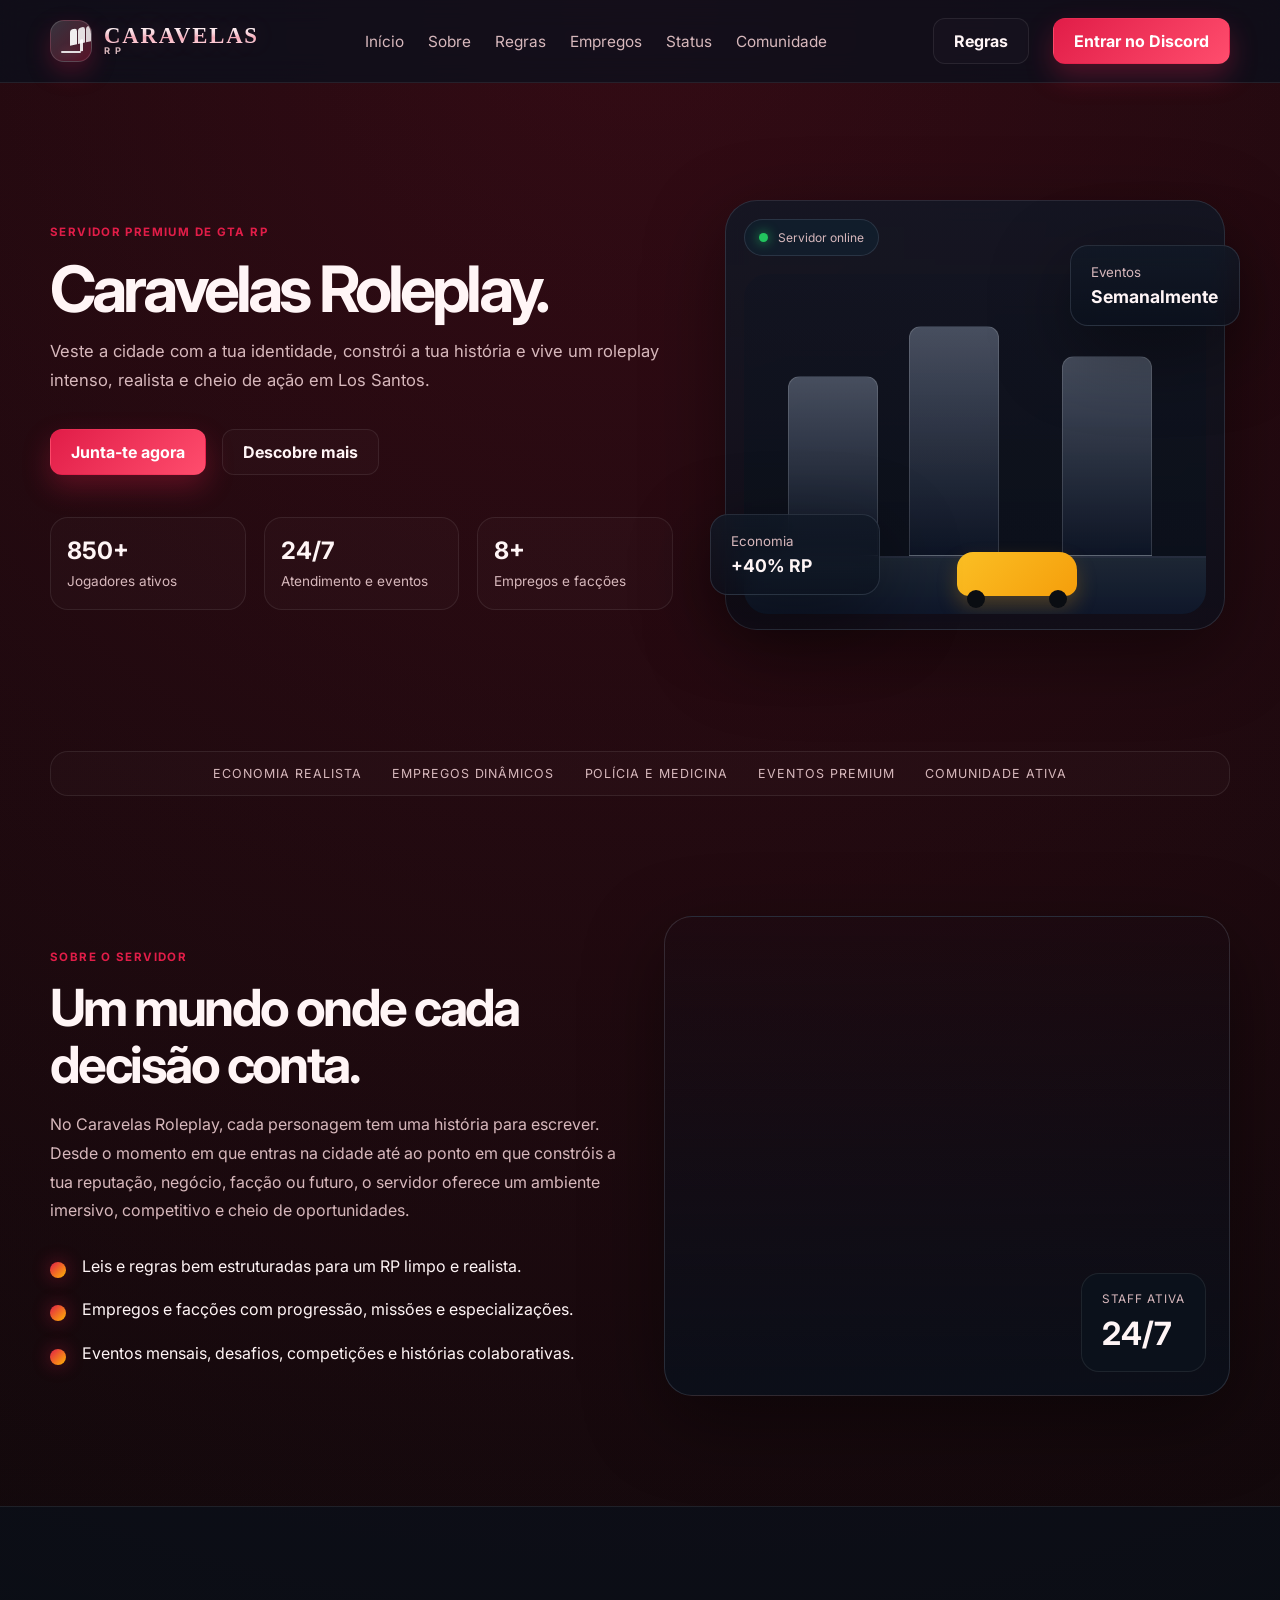
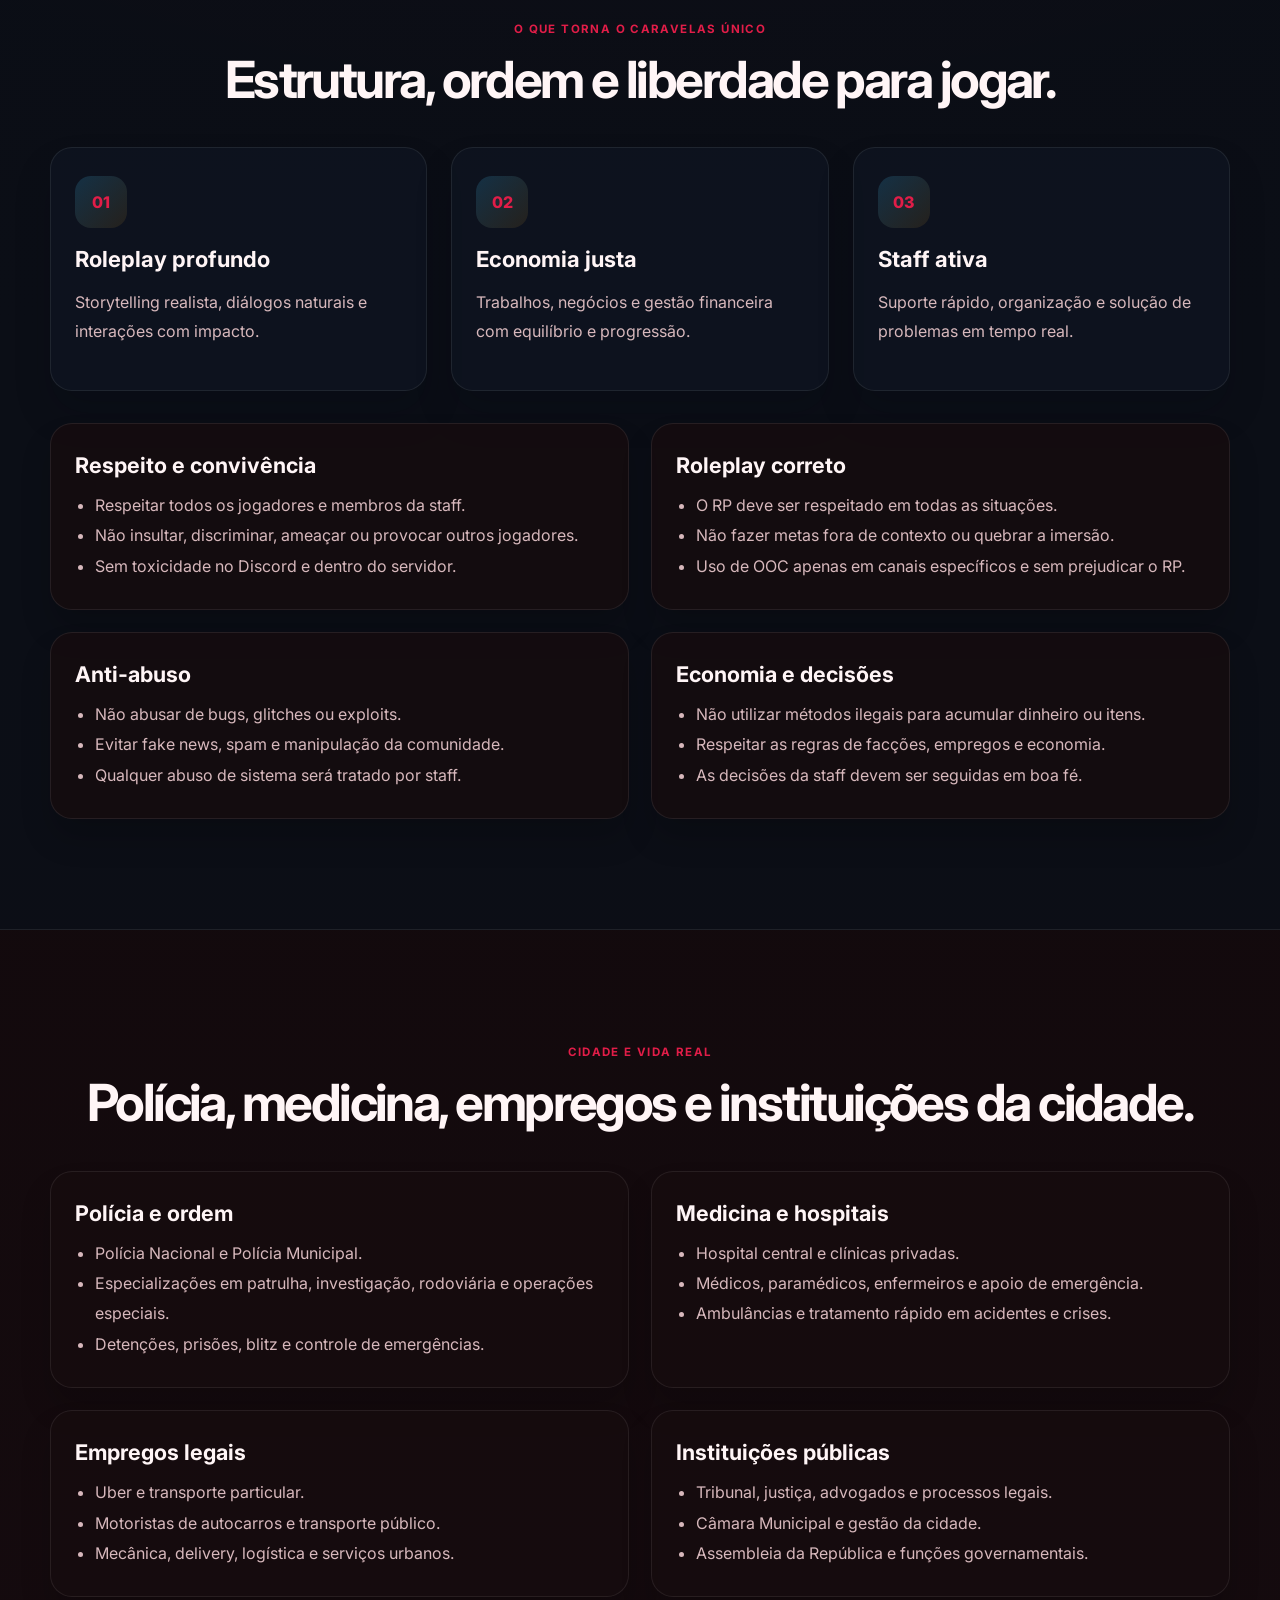
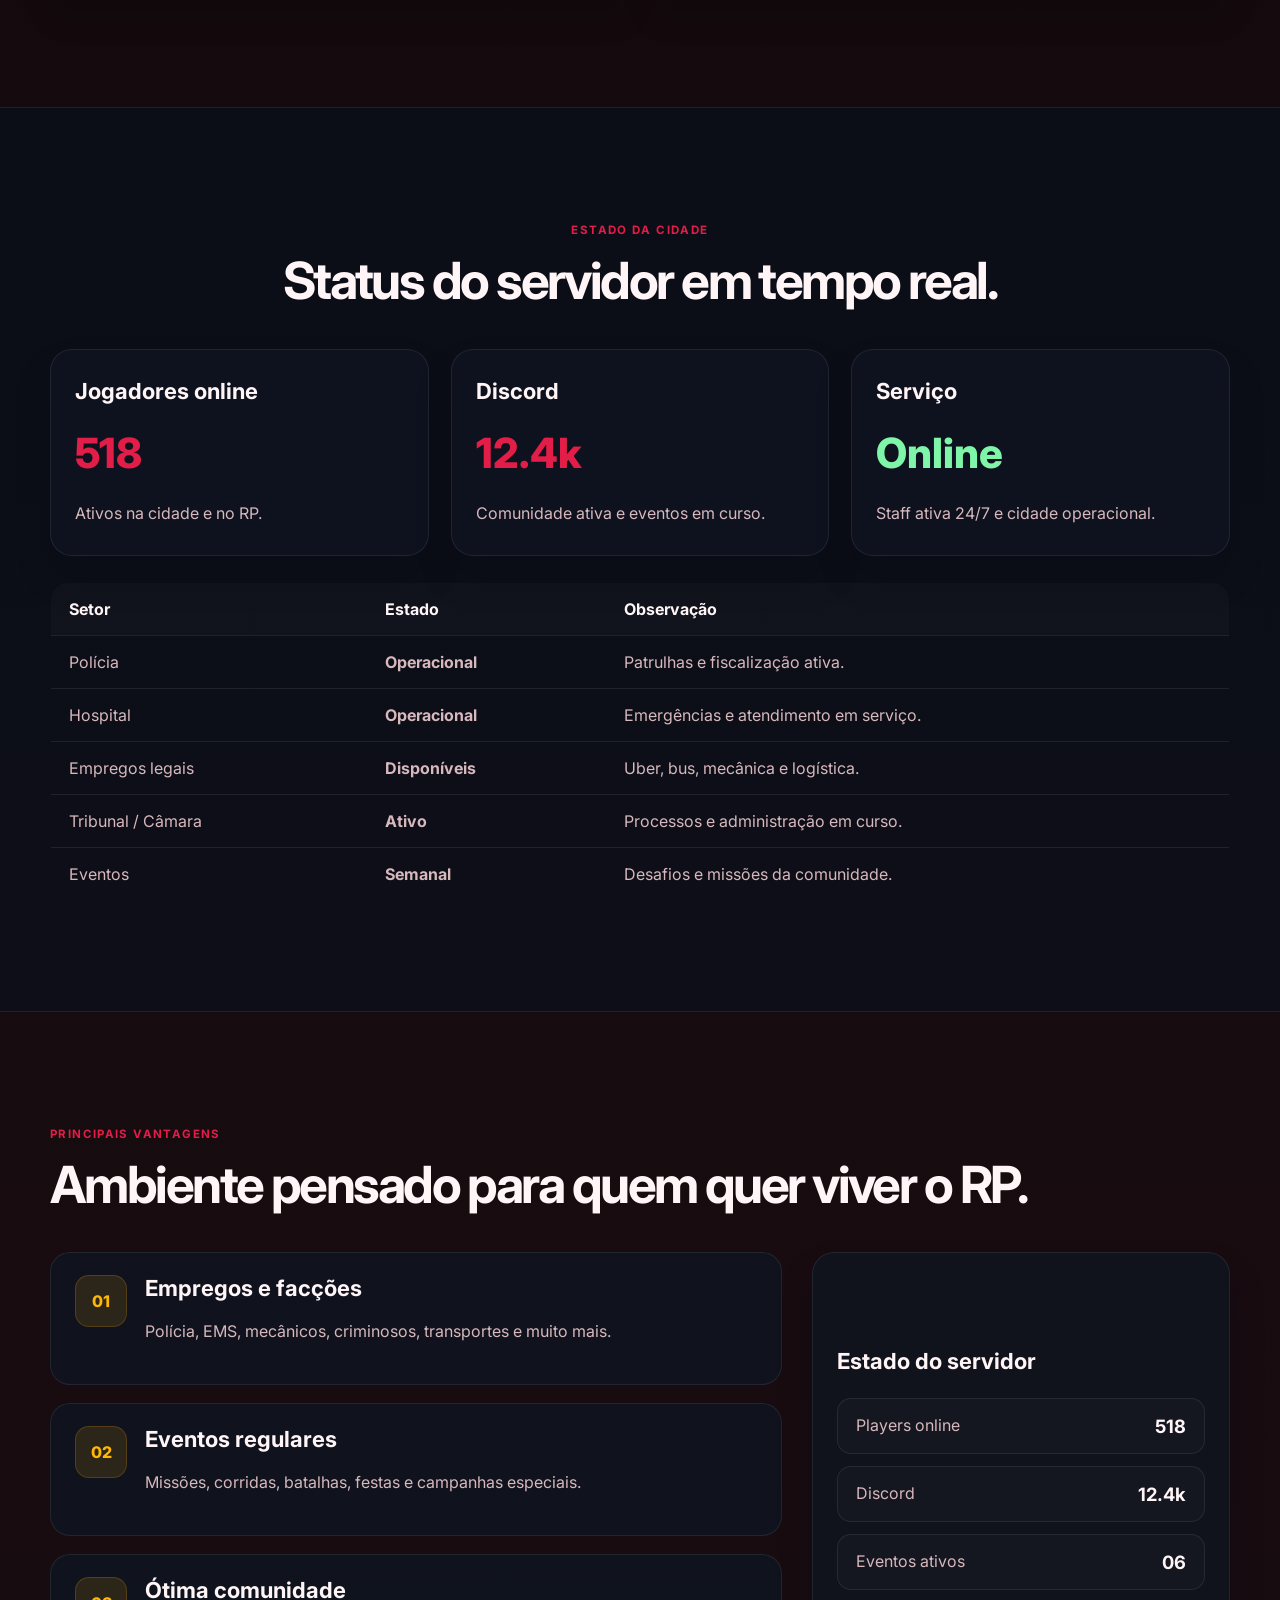
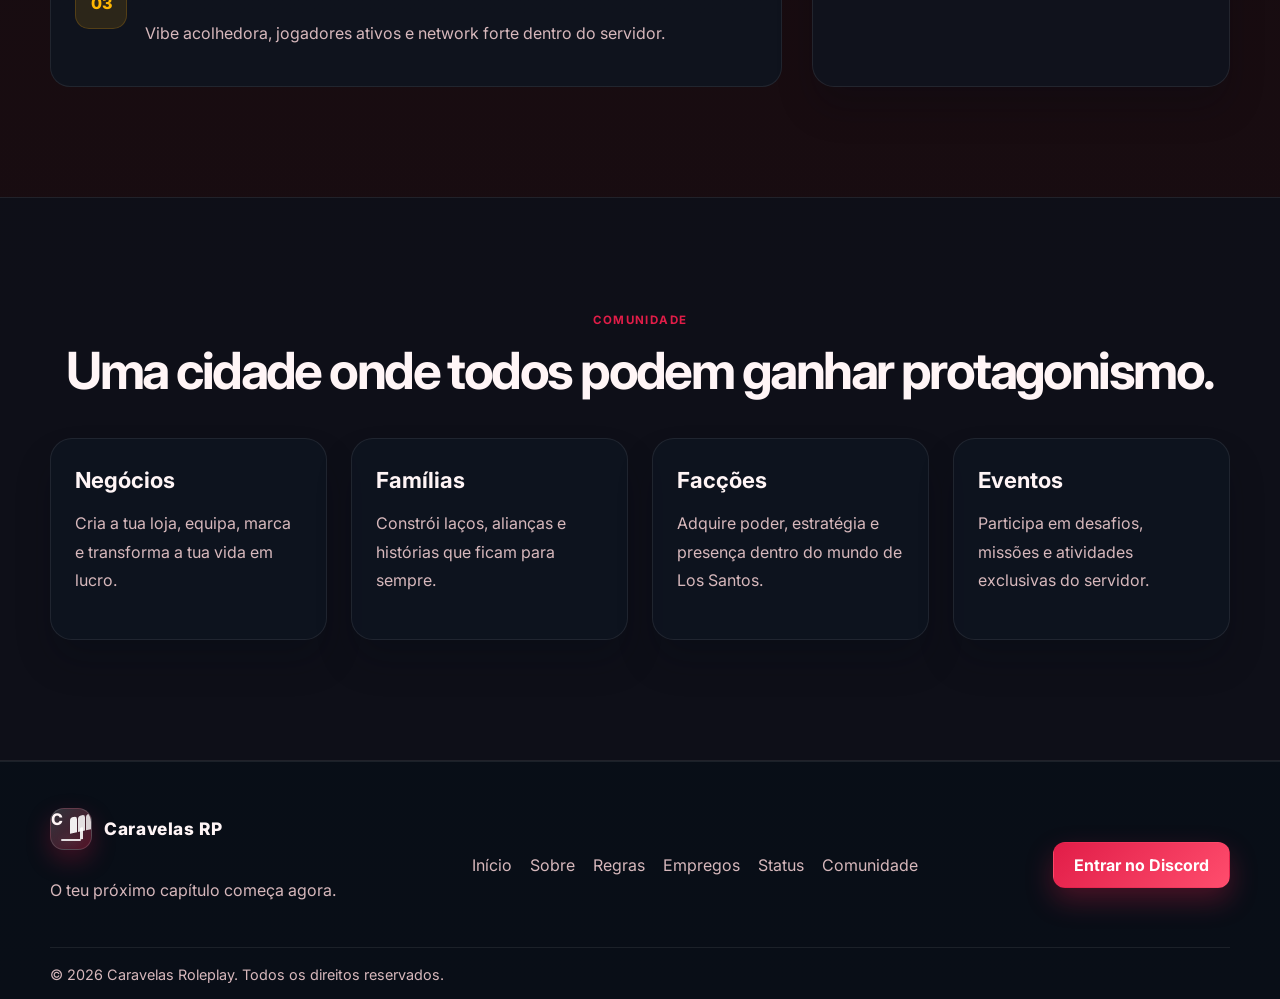
<file: index.html>
<!DOCTYPE html>
<html lang="pt-BR">
  <head>
    <meta charset="UTF-8" />
    <meta name="viewport" content="width=device-width, initial-scale=1.0" />
    <meta
      name="description"
      content="Caravelas Roleplay - Servidor de GTA Roleplay com comunidade ativa, economia realista e eventos premium."
    />
    <title>Caravelas Roleplay | GTA Roleplay</title>
    <link rel="preconnect" href="https://fonts.googleapis.com" />
    <link rel="preconnect" href="https://fonts.gstatic.com" crossorigin />
    <link
      href="https://fonts.googleapis.com/css2?family=Inter:wght@400;500;600;700;800;900&display=swap"
      rel="stylesheet"
    />
    <link rel="stylesheet" href="styles.css" />
  </head>
  <body>
    <div class="page-shell">
      <header class="topbar">
        <div class="container nav">
          <div class="brand" aria-label="Caravelas Roleplay logo">
            <span class="brand-mark" aria-hidden="true"></span>
            <span class="brand-text">
              <span class="logo-main">Caravelas</span>
              <span class="logo-sub">RP</span>
            </span>
          </div>

          <nav class="main-nav" aria-label="Navegação principal">
            <a href="#inicio">Início</a>
            <a href="#sobre">Sobre</a>
            <a href="#regras">Regras</a>
            <a href="#empregos">Empregos</a>
            <a href="#status">Status</a>
            <a href="#comunidade">Comunidade</a>
          </nav>

          <div class="nav-actions">
            <a class="btn btn-ghost" href="#regras">Regras</a>
            <a class="btn btn-primary" href="https://discord.gg/a64RNd6j35" target="_blank" rel="noreferrer">Entrar no Discord</a>
          </div>

          <button class="menu-toggle" aria-label="Abrir menu" aria-expanded="false">
            <span></span>
            <span></span>
            <span></span>
          </button>
        </div>
      </header>

      <main>
        <section class="hero" id="inicio">
          <div class="container hero-grid">
            <div class="hero-copy">
              <span class="eyebrow">Servidor premium de GTA RP</span>
              <h1>Caravelas Roleplay.</h1>
              <p>
                Veste a cidade com a tua identidade, constrói a tua história e vive um
                roleplay intenso, realista e cheio de ação em Los Santos.
              </p>

              <div class="hero-actions">
                <a class="btn btn-primary" href="https://discord.gg/a64RNd6j35" target="_blank" rel="noreferrer">Junta-te agora</a>
                <a class="btn btn-ghost" href="#sobre">Descobre mais</a>
              </div>

              <div class="hero-stats">
                <div>
                  <strong>850+</strong>
                  <span>Jogadores ativos</span>
                </div>
                <div>
                  <strong>24/7</strong>
                  <span>Atendimento e eventos</span>
                </div>
                <div>
                  <strong>8+</strong>
                  <span>Empregos e facções</span>
                </div>
              </div>
            </div>

            <div class="hero-visual" aria-label="Visual do servidor GTA RP">
              <div class="glass-card card-main">
                <div class="card-topline">
                  <span class="status-dot"></span>
                  Servidor online
                </div>
                <div class="city-visual">
                  <div class="building b1"></div>
                  <div class="building b2"></div>
                  <div class="building b3"></div>
                  <div class="road"></div>
                  <div class="car"></div>
                </div>
              </div>
              <div class="glass-card floating-card card-1">
                <small>Economia</small>
                <strong>+40% RP</strong>
              </div>
              <div class="glass-card floating-card card-2">
                <small>Eventos</small>
                <strong>Semanalmente</strong>
              </div>
            </div>
          </div>
        </section>

        <section class="logos-strip">
          <div class="container strip-inner">
            <span>Economia realista</span>
            <span>Empregos dinâmicos</span>
            <span>Polícia e medicina</span>
            <span>Eventos premium</span>
            <span>Comunidade ativa</span>
          </div>
        </section>

        <section class="section" id="sobre">
          <div class="container split-section">
            <div class="content-panel">
              <span class="section-tag">Sobre o servidor</span>
              <h2>Um mundo onde cada decisão conta.</h2>
              <p>
                No Caravelas Roleplay, cada personagem tem uma história para escrever. Desde o
                momento em que entras na cidade até ao ponto em que constróis a tua reputação,
                negócio, facção ou futuro, o servidor oferece um ambiente imersivo, competitivo
                e cheio de oportunidades.
              </p>
              <ul class="feature-list">
                <li>Leis e regras bem estruturadas para um RP limpo e realista.</li>
                <li>Empregos e facções com progressão, missões e especializações.</li>
                <li>Eventos mensais, desafios, competições e histórias colaborativas.</li>
              </ul>
            </div>

            <div class="image-panel">
              <div class="panel-card panel-large"></div>
              <div class="mini-info">
                <span>Staff ativa</span>
                <strong>24/7</strong>
              </div>
            </div>
          </div>
        </section>

        <section class="section alt-bg" id="regras">
          <div class="container">
            <div class="section-heading center">
              <span class="section-tag">O que torna o Caravelas único</span>
              <h2>Estrutura, ordem e liberdade para jogar.</h2>
            </div>

            <div class="cards-grid three">
              <article class="info-card">
                <div class="icon">01</div>
                <h3>Roleplay profundo</h3>
                <p>Storytelling realista, diálogos naturais e interações com impacto.</p>
              </article>

              <article class="info-card">
                <div class="icon">02</div>
                <h3>Economia justa</h3>
                <p>Trabalhos, negócios e gestão financeira com equilíbrio e progressão.</p>
              </article>

              <article class="info-card">
                <div class="icon">03</div>
                <h3>Staff ativa</h3>
                <p>Suporte rápido, organização e solução de problemas em tempo real.</p>
              </article>
            </div>

            <div class="rules-grid">
              <article class="rule-card">
                <h3>Respeito e convivência</h3>
                <ul>
                  <li>Respeitar todos os jogadores e membros da staff.</li>
                  <li>Não insultar, discriminar, ameaçar ou provocar outros jogadores.</li>
                  <li>Sem toxicidade no Discord e dentro do servidor.</li>
                </ul>
              </article>

              <article class="rule-card">
                <h3>Roleplay correto</h3>
                <ul>
                  <li>O RP deve ser respeitado em todas as situações.</li>
                  <li>Não fazer metas fora de contexto ou quebrar a imersão.</li>
                  <li>Uso de OOC apenas em canais específicos e sem prejudicar o RP.</li>
                </ul>
              </article>

              <article class="rule-card">
                <h3>Anti-abuso</h3>
                <ul>
                  <li>Não abusar de bugs, glitches ou exploits.</li>
                  <li>Evitar fake news, spam e manipulação da comunidade.</li>
                  <li>Qualquer abuso de sistema será tratado por staff.</li>
                </ul>
              </article>

              <article class="rule-card">
                <h3>Economia e decisões</h3>
                <ul>
                  <li>Não utilizar métodos ilegais para acumular dinheiro ou itens.</li>
                  <li>Respeitar as regras de facções, empregos e economia.</li>
                  <li>As decisões da staff devem ser seguidas em boa fé.</li>
                </ul>
              </article>
            </div>
          </div>
        </section>

        <section class="section" id="empregos">
          <div class="container">
            <div class="section-heading center">
              <span class="section-tag">Cidade e vida real</span>
              <h2>Polícia, medicina, empregos e instituições da cidade.</h2>
            </div>

            <div class="city-grid">
              <article class="city-card">
                <h3>Polícia e ordem</h3>
                <ul>
                  <li>Polícia Nacional e Polícia Municipal.</li>
                  <li>Especializações em patrulha, investigação, rodoviária e operações especiais.</li>
                  <li>Detenções, prisões, blitz e controle de emergências.</li>
                </ul>
              </article>

              <article class="city-card">
                <h3>Medicina e hospitais</h3>
                <ul>
                  <li>Hospital central e clínicas privadas.</li>
                  <li>Médicos, paramédicos, enfermeiros e apoio de emergência.</li>
                  <li>Ambulâncias e tratamento rápido em acidentes e crises.</li>
                </ul>
              </article>

              <article class="city-card">
                <h3>Empregos legais</h3>
                <ul>
                  <li>Uber e transporte particular.</li>
                  <li>Motoristas de autocarros e transporte público.</li>
                  <li>Mecânica, delivery, logística e serviços urbanos.</li>
                </ul>
              </article>

              <article class="city-card">
                <h3>Instituições públicas</h3>
                <ul>
                  <li>Tribunal, justiça, advogados e processos legais.</li>
                  <li>Câmara Municipal e gestão da cidade.</li>
                  <li>Assembleia da República e funções governamentais.</li>
                </ul>
              </article>
            </div>
          </div>
        </section>

        <section class="section alt-bg" id="status">
          <div class="container">
            <div class="section-heading center">
              <span class="section-tag">Estado da cidade</span>
              <h2>Status do servidor em tempo real.</h2>
            </div>

            <div class="status-grid">
              <article class="status-card">
                <h3>Jogadores online</h3>
                <div class="status-value">518</div>
                <div class="status-meta">Ativos na cidade e no RP.</div>
              </article>

              <article class="status-card">
                <h3>Discord</h3>
                <div class="status-value">12.4k</div>
                <div class="status-meta">Comunidade ativa e eventos em curso.</div>
              </article>

              <article class="status-card">
                <h3>Serviço</h3>
                <div class="status-value success">Online</div>
                <div class="status-meta">Staff ativa 24/7 e cidade operacional.</div>
              </article>
            </div>

            <table class="status-table">
              <thead>
                <tr>
                  <th>Setor</th>
                  <th>Estado</th>
                  <th>Observação</th>
                </tr>
              </thead>
              <tbody>
                <tr>
                  <td>Polícia</td>
                  <td class="online">Operacional</td>
                  <td>Patrulhas e fiscalização ativa.</td>
                </tr>
                <tr>
                  <td>Hospital</td>
                  <td class="online">Operacional</td>
                  <td>Emergências e atendimento em serviço.</td>
                </tr>
                <tr>
                  <td>Empregos legais</td>
                  <td class="online">Disponíveis</td>
                  <td>Uber, bus, mecânica e logística.</td>
                </tr>
                <tr>
                  <td>Tribunal / Câmara</td>
                  <td class="online">Ativo</td>
                  <td>Processos e administração em curso.</td>
                </tr>
                <tr>
                  <td>Eventos</td>
                  <td class="online">Semanal</td>
                  <td>Desafios e missões da comunidade.</td>
                </tr>
              </tbody>
            </table>
          </div>
        </section>

        <section class="section" id="vantagens">
          <div class="container">
            <div class="section-heading">
              <span class="section-tag">Principais vantagens</span>
              <h2>Ambiente pensado para quem quer viver o RP.</h2>
            </div>

            <div class="feature-layout">
              <div class="feature-list-box">
                <div class="feature-item">
                  <span class="feature-number">01</span>
                  <div>
                    <h3>Empregos e facções</h3>
                    <p>Polícia, EMS, mecânicos, criminosos, transportes e muito mais.</p>
                  </div>
                </div>
                <div class="feature-item">
                  <span class="feature-number">02</span>
                  <div>
                    <h3>Eventos regulares</h3>
                    <p>Missões, corridas, batalhas, festas e campanhas especiais.</p>
                  </div>
                </div>
                <div class="feature-item">
                  <span class="feature-number">03</span>
                  <div>
                    <h3>Ótima comunidade</h3>
                    <p>Vibe acolhedora, jogadores ativos e network forte dentro do servidor.</p>
                  </div>
                </div>
              </div>

              <div class="status-card">
                <h3>Estado do servidor</h3>
                <div class="status-row">
                  <span>Players online</span>
                  <strong>518</strong>
                </div>
                <div class="status-row">
                  <span>Discord</span>
                  <strong>12.4k</strong>
                </div>
                <div class="status-row">
                  <span>Eventos ativos</span>
                  <strong>06</strong>
                </div>
              </div>
            </div>
          </div>
        </section>

        <section class="section alt-bg community-section" id="comunidade">
          <div class="container">
            <div class="section-heading center">
              <span class="section-tag">Comunidade</span>
              <h2>Uma cidade onde todos podem ganhar protagonismo.</h2>
            </div>

            <div class="cards-grid four">
              <article class="mini-card">
                <h3>Negócios</h3>
                <p>Cria a tua loja, equipa, marca e transforma a tua vida em lucro.</p>
              </article>
              <article class="mini-card">
                <h3>Famílias</h3>
                <p>Constrói laços, alianças e histórias que ficam para sempre.</p>
              </article>
              <article class="mini-card">
                <h3>Facções</h3>
                <p>Adquire poder, estratégia e presença dentro do mundo de Los Santos.</p>
              </article>
              <article class="mini-card">
                <h3>Eventos</h3>
                <p>Participa em desafios, missões e atividades exclusivas do servidor.</p>
              </article>
            </div>
          </div>
        </section>
      </main>

      <footer class="site-footer">
        <div class="container footer-inner">
          <div>
            <div class="brand footer-brand">
              <span class="brand-mark">C</span>
              <span class="brand-text">Caravelas RP</span>
            </div>
            <p>O teu próximo capítulo começa agora.</p>
          </div>

          <div class="footer-links">
            <a href="#inicio">Início</a>
            <a href="#sobre">Sobre</a>
            <a href="#regras">Regras</a>
            <a href="#empregos">Empregos</a>
            <a href="#status">Status</a>
            <a href="#comunidade">Comunidade</a>
          </div>

          <a class="btn btn-primary" href="https://discord.gg/a64RNd6j35" target="_blank" rel="noreferrer">Entrar no Discord</a>
        </div>
        <div class="container footer-bottom">
          <span>© <span id="year"></span> Caravelas Roleplay. Todos os direitos reservados.</span>
        </div>
      </footer>
    </div>

    <script src="script.js"></script>
  </body>
</html>
</file>
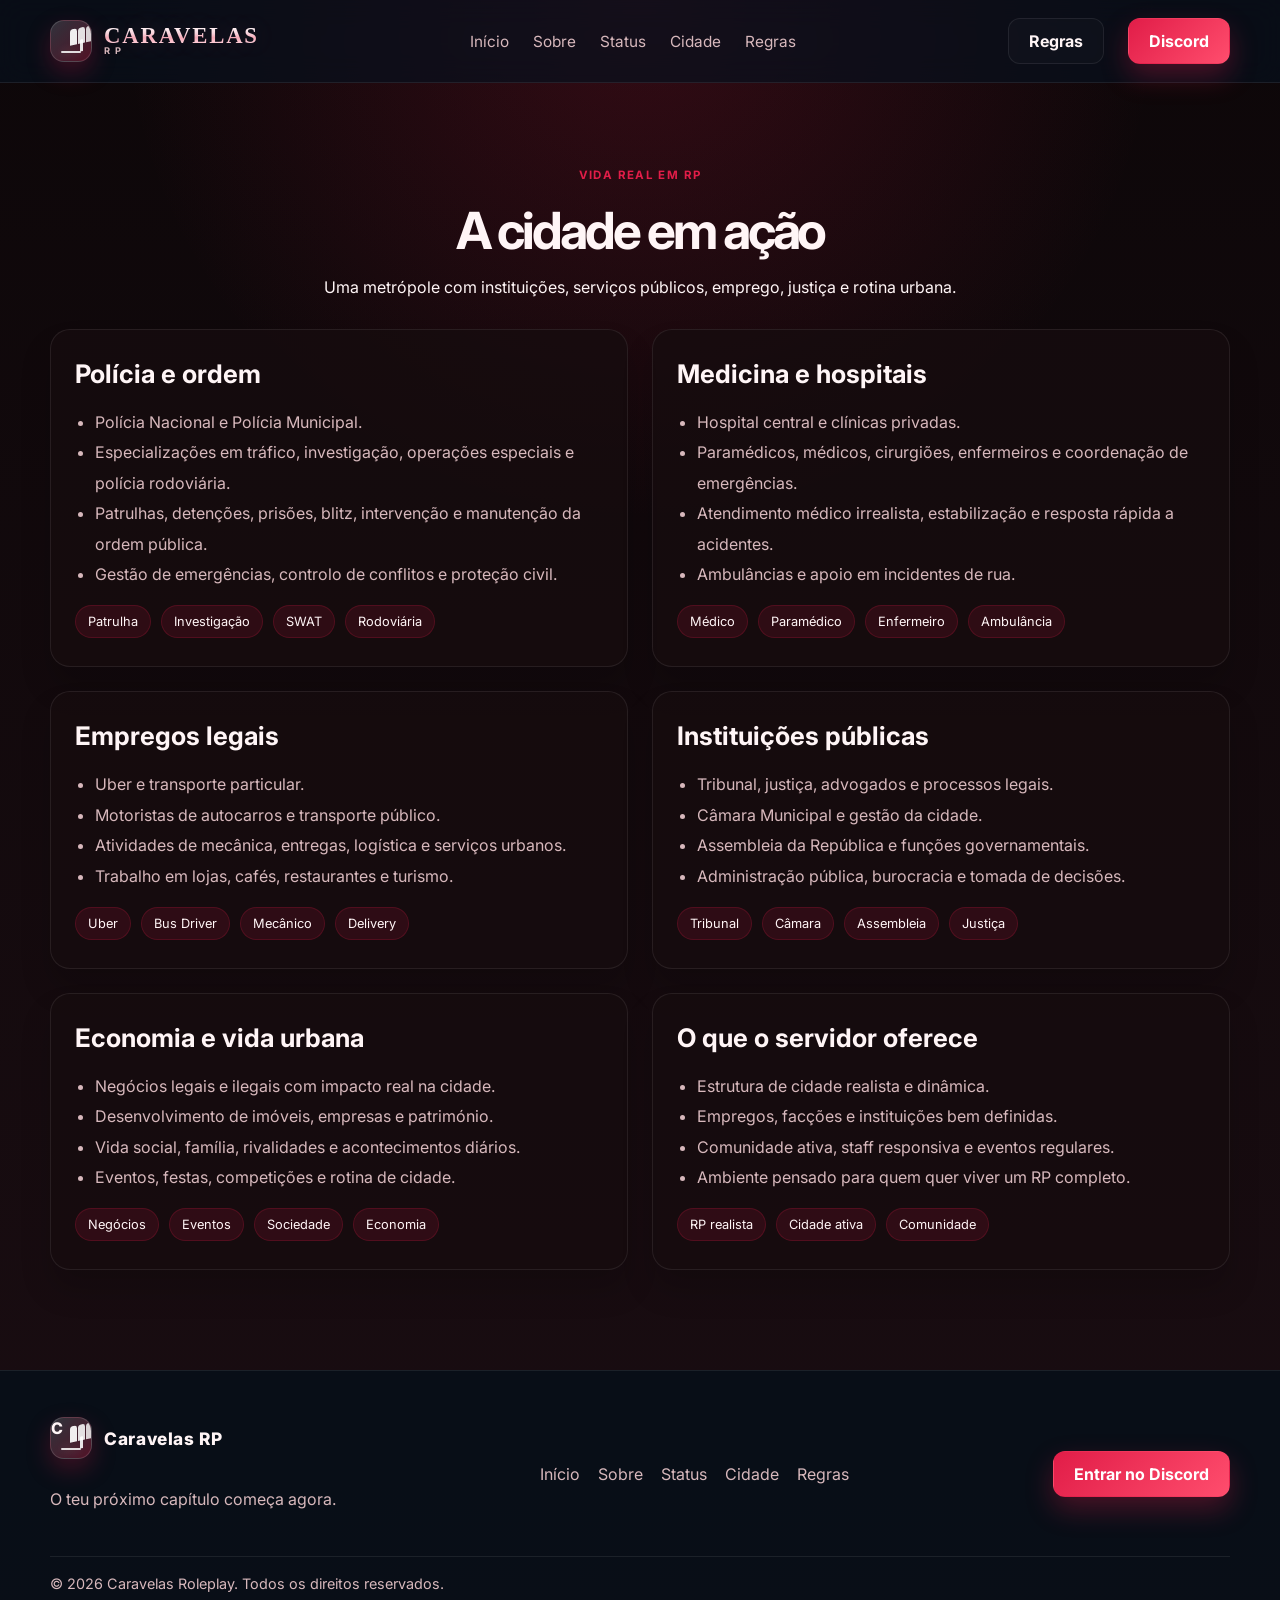
<file: cidade.html>
<!DOCTYPE html>
<html lang="pt-BR">
  <head>
    <meta charset="UTF-8" />
    <meta name="viewport" content="width=device-width, initial-scale=1.0" />
    <title>Cidade | Caravelas Roleplay</title>
    <link rel="preconnect" href="https://fonts.googleapis.com" />
    <link rel="preconnect" href="https://fonts.gstatic.com" crossorigin />
    <link href="https://fonts.googleapis.com/css2?family=Inter:wght@400;500;600;700;800;900&display=swap" rel="stylesheet" />
    <link rel="stylesheet" href="styles.css" />
    <style>
      .city-page { padding: 80px 0 100px; }
      .city-hero { text-align: center; margin-bottom: 32px; }
      .city-hero h1 { margin: 16px 0 12px; font-size: clamp(2.4rem, 4vw, 4rem); letter-spacing: -0.06em; }
      .city-grid { display: grid; grid-template-columns: repeat(2, minmax(0, 1fr)); gap: 24px; }
      .city-card { background: rgba(22, 12, 15, 0.78); border: 1px solid var(--line); border-radius: 20px; padding: 28px 24px; }
      .city-card h2 { margin: 0 0 18px; font-size: 1.6rem; }
      .city-card ul { margin: 0; padding-left: 20px; color: var(--text-soft); line-height: 1.9; }
      .tag-row { display: flex; flex-wrap: wrap; gap: 10px; margin-top: 16px; }
      .tag { padding: 8px 12px; border-radius: 999px; background: rgba(225, 29, 72, 0.12); color: var(--text); border: 1px solid rgba(225,29,72,0.2); font-size: 0.8rem; }
      @media (max-width: 820px) { .city-grid { grid-template-columns: 1fr; } }
    </style>
  </head>
  <body>
    <header class="topbar">
      <div class="container nav">
        <div class="brand" aria-label="Caravelas Roleplay logo">
          <span class="brand-mark" aria-hidden="true"></span>
          <span class="brand-text">
            <span class="logo-main">Caravelas</span>
            <span class="logo-sub">RP</span>
          </span>
        </div>
        <nav class="main-nav" aria-label="Navegação principal">
          <a href="index.html#inicio">Início</a>
          <a href="index.html#sobre">Sobre</a>
          <a href="status.html">Status</a>
          <a href="cidade.html">Cidade</a>
          <a href="rules.html">Regras</a>
        </nav>
        <div class="nav-actions">
          <a class="btn btn-ghost" href="rules.html">Regras</a>
          <a class="btn btn-primary" href="https://discord.gg/a64RNd6j35" target="_blank" rel="noreferrer">Discord</a>
        </div>
      </div>
    </header>

    <main class="city-page">
      <div class="container">
        <div class="city-hero">
          <span class="section-tag">Vida real em RP</span>
          <h1>A cidade em ação</h1>
          <p>Uma metrópole com instituições, serviços públicos, emprego, justiça e rotina urbana.</p>
        </div>

        <div class="city-grid">
          <article class="city-card">
            <h2>Polícia e ordem</h2>
            <ul>
              <li>Polícia Nacional e Polícia Municipal.</li>
              <li>Especializações em tráfico, investigação, operações especiais e polícia rodoviária.</li>
              <li>Patrulhas, detenções, prisões, blitz, intervenção e manutenção da ordem pública.</li>
              <li>Gestão de emergências, controlo de conflitos e proteção civil.</li>
            </ul>
            <div class="tag-row">
              <span class="tag">Patrulha</span>
              <span class="tag">Investigação</span>
              <span class="tag">SWAT</span>
              <span class="tag">Rodoviária</span>
            </div>
          </article>

          <article class="city-card">
            <h2>Medicina e hospitais</h2>
            <ul>
              <li>Hospital central e clínicas privadas.</li>
              <li>Paramédicos, médicos, cirurgiões, enfermeiros e coordenação de emergências.</li>
              <li>Atendimento médico irrealista, estabilização e resposta rápida a acidentes.</li>
              <li>Ambulâncias e apoio em incidentes de rua.</li>
            </ul>
            <div class="tag-row">
              <span class="tag">Médico</span>
              <span class="tag">Paramédico</span>
              <span class="tag">Enfermeiro</span>
              <span class="tag">Ambulância</span>
            </div>
          </article>

          <article class="city-card">
            <h2>Empregos legais</h2>
            <ul>
              <li>Uber e transporte particular.</li>
              <li>Motoristas de autocarros e transporte público.</li>
              <li>Atividades de mecânica, entregas, logística e serviços urbanos.</li>
              <li>Trabalho em lojas, cafés, restaurantes e turismo.</li>
            </ul>
            <div class="tag-row">
              <span class="tag">Uber</span>
              <span class="tag">Bus Driver</span>
              <span class="tag">Mecânico</span>
              <span class="tag">Delivery</span>
            </div>
          </article>

          <article class="city-card">
            <h2>Instituições públicas</h2>
            <ul>
              <li>Tribunal, justiça, advogados e processos legais.</li>
              <li>Câmara Municipal e gestão da cidade.</li>
              <li>Assembleia da República e funções governamentais.</li>
              <li>Administração pública, burocracia e tomada de decisões.</li>
            </ul>
            <div class="tag-row">
              <span class="tag">Tribunal</span>
              <span class="tag">Câmara</span>
              <span class="tag">Assembleia</span>
              <span class="tag">Justiça</span>
            </div>
          </article>

          <article class="city-card">
            <h2>Economia e vida urbana</h2>
            <ul>
              <li>Negócios legais e ilegais com impacto real na cidade.</li>
              <li>Desenvolvimento de imóveis, empresas e património.</li>
              <li>Vida social, família, rivalidades e acontecimentos diários.</li>
              <li>Eventos, festas, competições e rotina de cidade.</li>
            </ul>
            <div class="tag-row">
              <span class="tag">Negócios</span>
              <span class="tag">Eventos</span>
              <span class="tag">Sociedade</span>
              <span class="tag">Economia</span>
            </div>
          </article>

          <article class="city-card">
            <h2>O que o servidor oferece</h2>
            <ul>
              <li>Estrutura de cidade realista e dinâmica.</li>
              <li>Empregos, facções e instituições bem definidas.</li>
              <li>Comunidade ativa, staff responsiva e eventos regulares.</li>
              <li>Ambiente pensado para quem quer viver um RP completo.</li>
            </ul>
            <div class="tag-row">
              <span class="tag">RP realista</span>
              <span class="tag">Cidade ativa</span>
              <span class="tag">Comunidade</span>
            </div>
          </article>
        </div>
      </div>
    </main>

    <footer class="site-footer">
      <div class="container footer-inner">
        <div>
          <div class="brand footer-brand"><span class="brand-mark">C</span><span class="brand-text">Caravelas RP</span></div>
          <p>O teu próximo capítulo começa agora.</p>
        </div>
        <div class="footer-links">
          <a href="index.html#inicio">Início</a>
          <a href="index.html#sobre">Sobre</a>
          <a href="status.html">Status</a>
          <a href="cidade.html">Cidade</a>
          <a href="rules.html">Regras</a>
        </div>
        <a class="btn btn-primary" href="https://discord.gg/a64RNd6j35" target="_blank" rel="noreferrer">Entrar no Discord</a>
      </div>
      <div class="container footer-bottom"><span>© <span id="year"></span> Caravelas Roleplay. Todos os direitos reservados.</span></div>
    </footer>

    <script src="script.js"></script>
  </body>
</html>
</file>
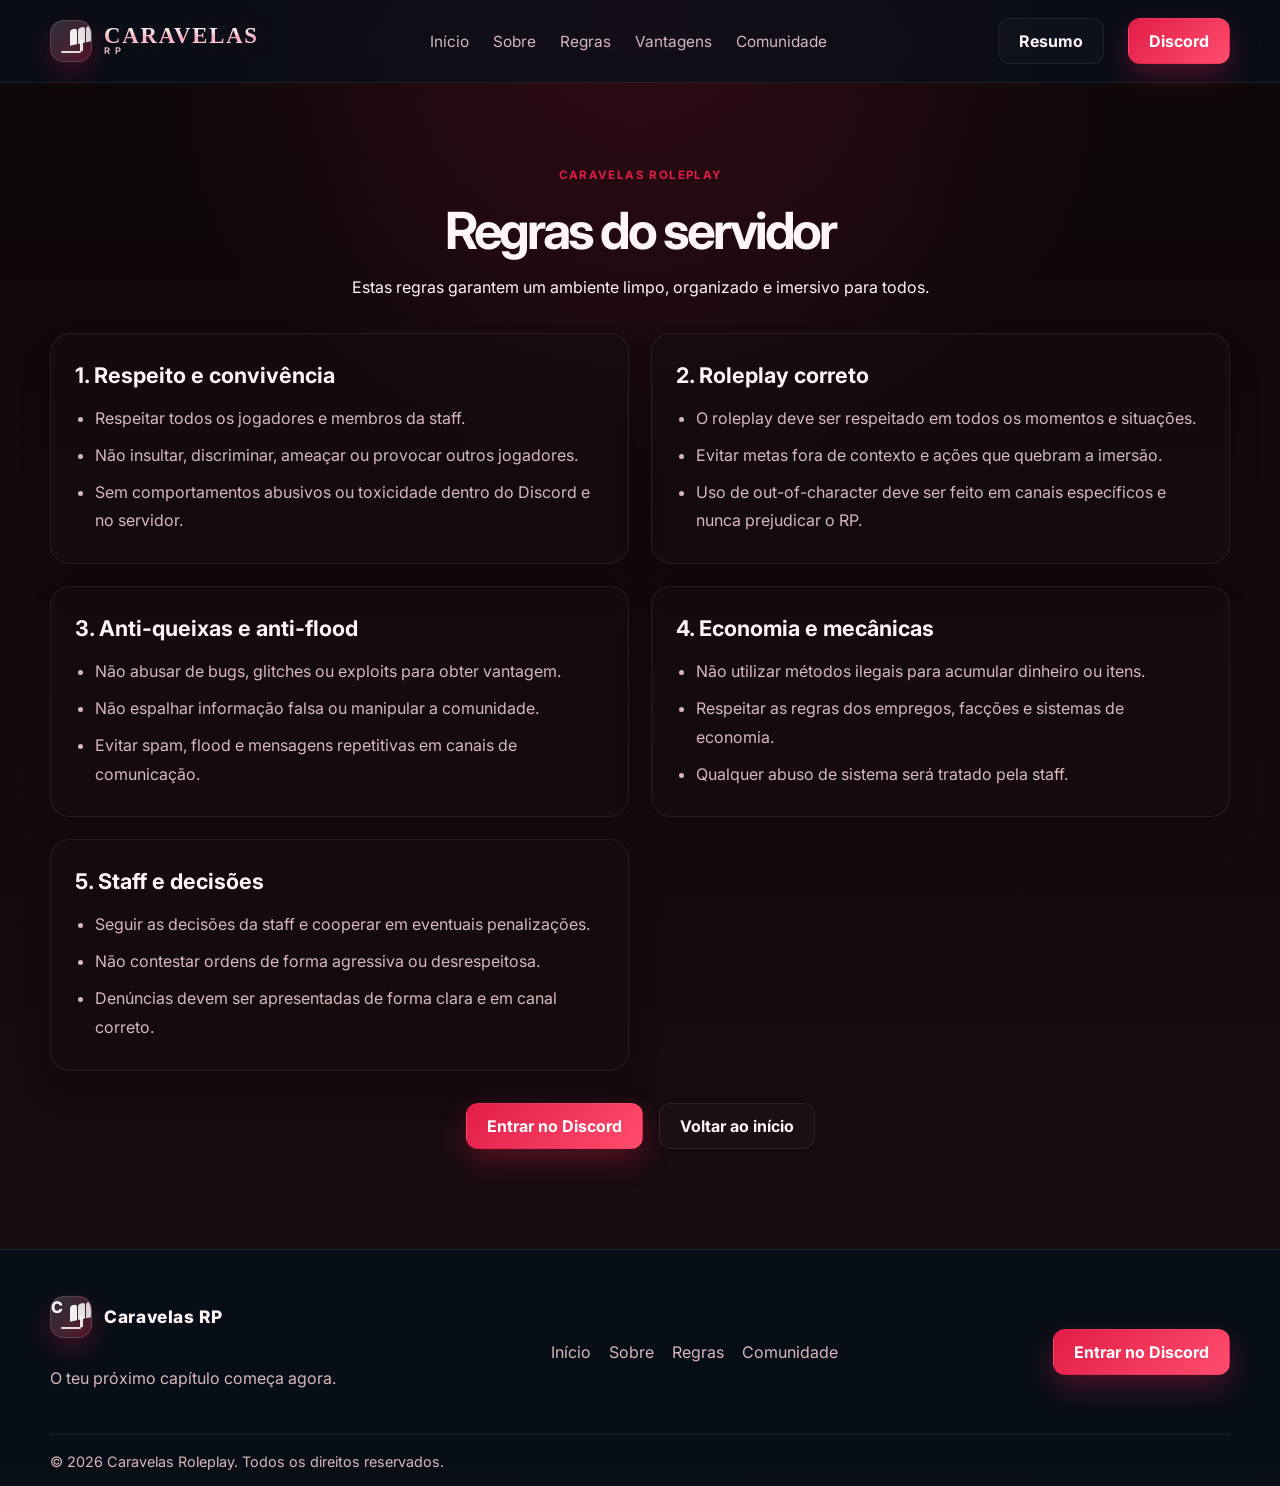
<file: rules.html>
<!DOCTYPE html>
<html lang="pt-BR">
  <head>
    <meta charset="UTF-8" />
    <meta name="viewport" content="width=device-width, initial-scale=1.0" />
    <meta
      name="description"
      content="Regras do Caravelas Roleplay - Servidor de GTA Roleplay."
    />
    <title>Regras | Caravelas Roleplay</title>
    <link rel="preconnect" href="https://fonts.googleapis.com" />
    <link rel="preconnect" href="https://fonts.gstatic.com" crossorigin />
    <link
      href="https://fonts.googleapis.com/css2?family=Inter:wght@400;500;600;700;800;900&display=swap"
      rel="stylesheet"
    />
    <link rel="stylesheet" href="styles.css" />
    <style>
      .rules-page {
        padding: 80px 0 100px;
      }

      .rules-hero {
        text-align: center;
        margin-bottom: 36px;
      }

      .rules-hero h1 {
        font-size: clamp(2.4rem, 4vw, 4rem);
        margin: 16px 0 12px;
        letter-spacing: -0.06em;
      }

      .rules-grid {
        display: grid;
        gap: 22px;
      }

      .rule-card {
        background: rgba(22, 12, 15, 0.78);
        border: 1px solid var(--line);
        border-radius: 20px;
        padding: 28px 24px;
        box-shadow: 0 20px 30px rgba(0, 0, 0, 0.17);
      }

      .rule-card h2 {
        margin: 0 0 16px;
        font-size: 1.35rem;
        color: var(--text);
      }

      .rule-card ul {
        margin: 0;
        padding-left: 20px;
        color: var(--text-soft);
        line-height: 1.8;
      }

      .rule-card li + li {
        margin-top: 8px;
      }

      .rules-actions {
        margin-top: 32px;
        display: flex;
        justify-content: center;
        gap: 16px;
        flex-wrap: wrap;
      }
    </style>
  </head>
  <body>
    <header class="topbar">
      <div class="container nav">
        <div class="brand" aria-label="Caravelas Roleplay logo">
          <span class="brand-mark" aria-hidden="true"></span>
          <span class="brand-text">
            <span class="logo-main">Caravelas</span>
            <span class="logo-sub">RP</span>
          </span>
        </div>

        <nav class="main-nav" aria-label="Navegação principal">
          <a href="index.html#inicio">Início</a>
          <a href="index.html#sobre">Sobre</a>
          <a href="rules.html">Regras</a>
          <a href="index.html#vantagens">Vantagens</a>
          <a href="index.html#comunidade">Comunidade</a>
        </nav>

        <div class="nav-actions">
          <a class="btn btn-ghost" href="index.html#regras">Resumo</a>
          <a class="btn btn-primary" href="https://discord.gg/a64RNd6j35" target="_blank" rel="noreferrer">Discord</a>
        </div>
      </div>
    </header>

    <main class="rules-page">
      <div class="container">
        <div class="rules-hero">
          <span class="section-tag">Caravelas Roleplay</span>
          <h1>Regras do servidor</h1>
          <p>Estas regras garantem um ambiente limpo, organizado e imersivo para todos.</p>
        </div>

        <div class="rules-grid">
          <article class="rule-card">
            <h2>1. Respeito e convivência</h2>
            <ul>
              <li>Respeitar todos os jogadores e membros da staff.</li>
              <li>Não insultar, discriminar, ameaçar ou provocar outros jogadores.</li>
              <li>Sem comportamentos abusivos ou toxicidade dentro do Discord e no servidor.</li>
            </ul>
          </article>

          <article class="rule-card">
            <h2>2. Roleplay correto</h2>
            <ul>
              <li>O roleplay deve ser respeitado em todos os momentos e situações.</li>
              <li>Evitar metas fora de contexto e ações que quebram a imersão.</li>
              <li>Uso de out-of-character deve ser feito em canais específicos e nunca prejudicar o RP.</li>
            </ul>
          </article>

          <article class="rule-card">
            <h2>3. Anti-queixas e anti-flood</h2>
            <ul>
              <li>Não abusar de bugs, glitches ou exploits para obter vantagem.</li>
              <li>Não espalhar informação falsa ou manipular a comunidade.</li>
              <li>Evitar spam, flood e mensagens repetitivas em canais de comunicação.</li>
            </ul>
          </article>

          <article class="rule-card">
            <h2>4. Economia e mecânicas</h2>
            <ul>
              <li>Não utilizar métodos ilegais para acumular dinheiro ou itens.</li>
              <li>Respeitar as regras dos empregos, facções e sistemas de economia.</li>
              <li>Qualquer abuso de sistema será tratado pela staff.</li>
            </ul>
          </article>

          <article class="rule-card">
            <h2>5. Staff e decisões</h2>
            <ul>
              <li>Seguir as decisões da staff e cooperar em eventuais penalizações.</li>
              <li>Não contestar ordens de forma agressiva ou desrespeitosa.</li>
              <li>Denúncias devem ser apresentadas de forma clara e em canal correto.</li>
            </ul>
          </article>
        </div>

        <div class="rules-actions">
          <a class="btn btn-primary" href="https://discord.gg/a64RNd6j35" target="_blank" rel="noreferrer">Entrar no Discord</a>
          <a class="btn btn-ghost" href="index.html">Voltar ao início</a>
        </div>
      </div>
    </main>

    <footer class="site-footer">
      <div class="container footer-inner">
        <div>
          <div class="brand footer-brand">
            <span class="brand-mark">C</span>
            <span class="brand-text">Caravelas RP</span>
          </div>
          <p>O teu próximo capítulo começa agora.</p>
        </div>

        <div class="footer-links">
          <a href="index.html#inicio">Início</a>
          <a href="index.html#sobre">Sobre</a>
          <a href="rules.html">Regras</a>
          <a href="index.html#comunidade">Comunidade</a>
        </div>

        <a class="btn btn-primary" href="https://discord.gg/a64RNd6j35" target="_blank" rel="noreferrer">Entrar no Discord</a>
      </div>
      <div class="container footer-bottom">
        <span>© <span id="year"></span> Caravelas Roleplay. Todos os direitos reservados.</span>
      </div>
    </footer>

    <script src="script.js"></script>
  </body>
</html>
</file>
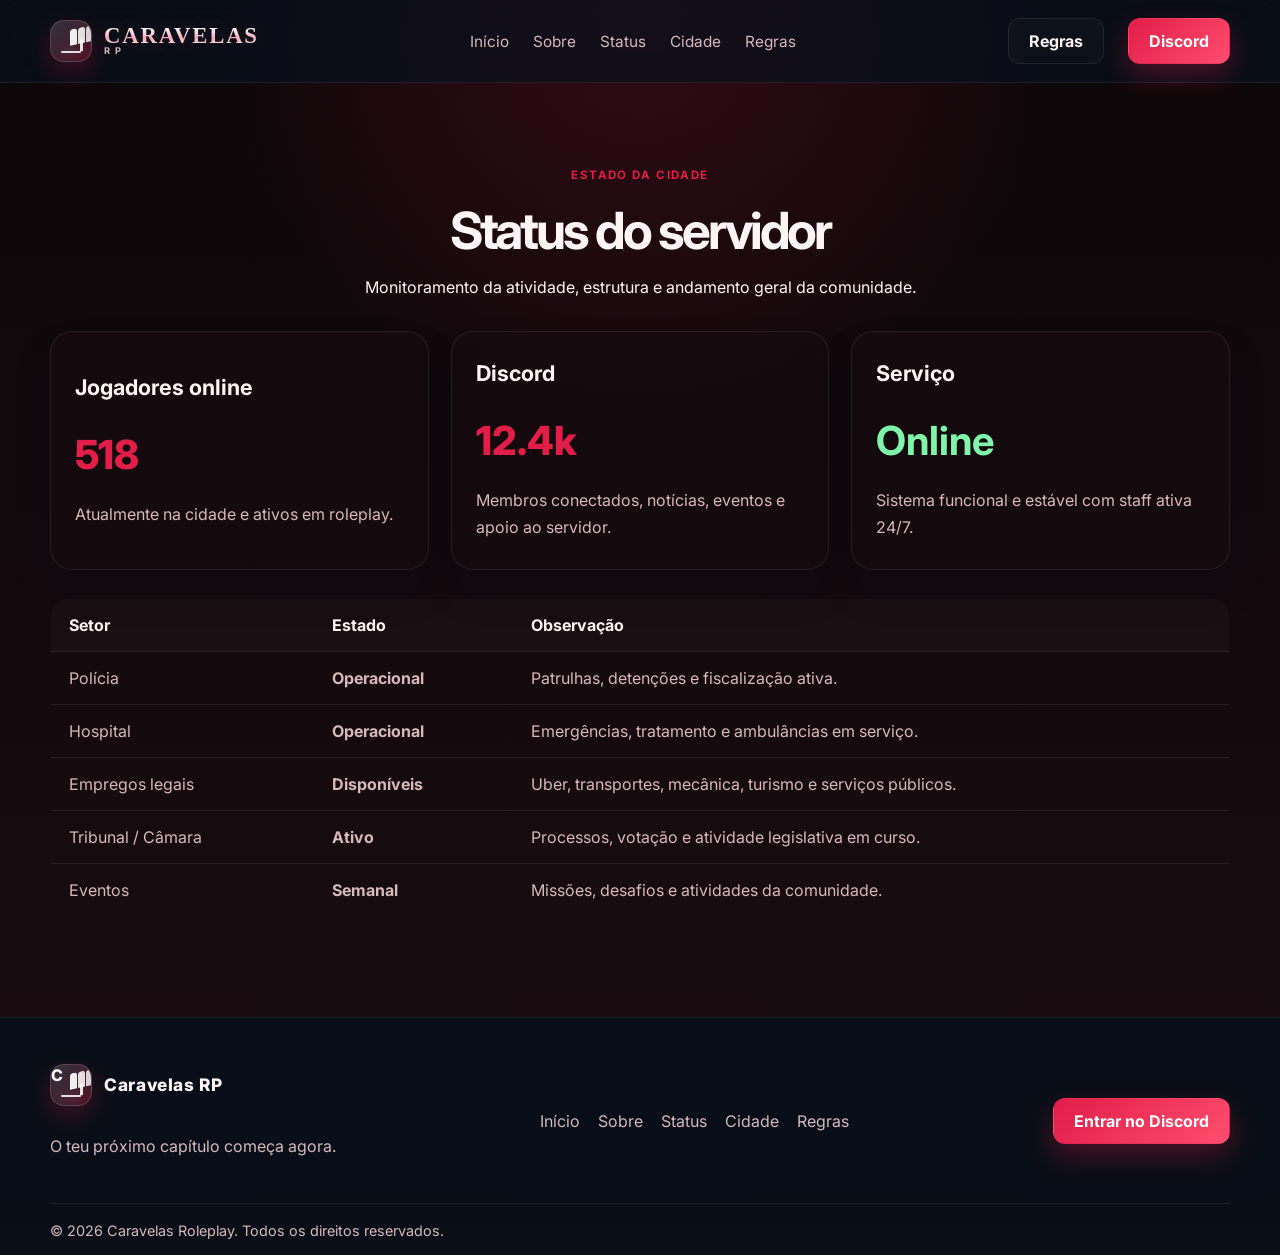
<file: status.html>
<!DOCTYPE html>
<html lang="pt-BR">
  <head>
    <meta charset="UTF-8" />
    <meta name="viewport" content="width=device-width, initial-scale=1.0" />
    <title>Status do Servidor | Caravelas Roleplay</title>
    <link rel="preconnect" href="https://fonts.googleapis.com" />
    <link rel="preconnect" href="https://fonts.gstatic.com" crossorigin />
    <link href="https://fonts.googleapis.com/css2?family=Inter:wght@400;500;600;700;800;900&display=swap" rel="stylesheet" />
    <link rel="stylesheet" href="styles.css" />
    <style>
      .status-page { padding: 80px 0 100px; }
      .status-hero { text-align: center; margin-bottom: 34px; }
      .status-hero h1 { font-size: clamp(2.4rem, 4vw, 4rem); margin: 16px 0 12px; letter-spacing: -0.06em; }
      .status-grid { display: grid; grid-template-columns: repeat(3, minmax(0, 1fr)); gap: 22px; }
      .status-card { background: rgba(22, 12, 15, 0.8); border: 1px solid var(--line); border-radius: 22px; padding: 28px 24px; }
      .status-card h3 { margin: 0 0 18px; font-size: 1.35rem; }
      .status-value { font-size: 2.5rem; font-weight: 800; color: var(--primary); margin-bottom: 10px; }
      .status-meta { color: var(--text-soft); line-height: 1.7; }
      .status-table { width: 100%; border-collapse: collapse; margin-top: 28px; overflow: hidden; border-radius: 18px; }
      .status-table th, .status-table td { text-align: left; padding: 16px 18px; border-bottom: 1px solid var(--line); }
      .status-table th { background: rgba(255,255,255,0.02); color: var(--text); }
      .status-table td { color: var(--text-soft); }
      .online { color: #7ef5a8; font-weight: 700; }
      @media (max-width: 820px) { .status-grid { grid-template-columns: 1fr; } }
    </style>
  </head>
  <body>
    <header class="topbar">
      <div class="container nav">
        <div class="brand" aria-label="Caravelas Roleplay logo">
          <span class="brand-mark" aria-hidden="true"></span>
          <span class="brand-text">
            <span class="logo-main">Caravelas</span>
            <span class="logo-sub">RP</span>
          </span>
        </div>
        <nav class="main-nav" aria-label="Navegação principal">
          <a href="index.html#inicio">Início</a>
          <a href="index.html#sobre">Sobre</a>
          <a href="status.html">Status</a>
          <a href="cidade.html">Cidade</a>
          <a href="rules.html">Regras</a>
        </nav>
        <div class="nav-actions">
          <a class="btn btn-ghost" href="rules.html">Regras</a>
          <a class="btn btn-primary" href="https://discord.gg/a64RNd6j35" target="_blank" rel="noreferrer">Discord</a>
        </div>
      </div>
    </header>

    <main class="status-page">
      <div class="container">
        <div class="status-hero">
          <span class="section-tag">Estado da cidade</span>
          <h1>Status do servidor</h1>
          <p>Monitoramento da atividade, estrutura e andamento geral da comunidade.</p>
        </div>

        <div class="status-grid">
          <article class="status-card">
            <h3>Jogadores online</h3>
            <div class="status-value">518</div>
            <div class="status-meta">Atualmente na cidade e ativos em roleplay.</div>
          </article>

          <article class="status-card">
            <h3>Discord</h3>
            <div class="status-value">12.4k</div>
            <div class="status-meta">Membros conectados, notícias, eventos e apoio ao servidor.</div>
          </article>

          <article class="status-card">
            <h3>Serviço</h3>
            <div class="status-value"><span class="online">Online</span></div>
            <div class="status-meta">Sistema funcional e estável com staff ativa 24/7.</div>
          </article>
        </div>

        <table class="status-table">
          <thead>
            <tr>
              <th>Setor</th>
              <th>Estado</th>
              <th>Observação</th>
            </tr>
          </thead>
          <tbody>
            <tr>
              <td>Polícia</td>
              <td class="online">Operacional</td>
              <td>Patrulhas, detenções e fiscalização ativa.</td>
            </tr>
            <tr>
              <td>Hospital</td>
              <td class="online">Operacional</td>
              <td>Emergências, tratamento e ambulâncias em serviço.</td>
            </tr>
            <tr>
              <td>Empregos legais</td>
              <td class="online">Disponíveis</td>
              <td>Uber, transportes, mecânica, turismo e serviços públicos.</td>
            </tr>
            <tr>
              <td>Tribunal / Câmara</td>
              <td class="online">Ativo</td>
              <td>Processos, votação e atividade legislativa em curso.</td>
            </tr>
            <tr>
              <td>Eventos</td>
              <td class="online">Semanal</td>
              <td>Missões, desafios e atividades da comunidade.</td>
            </tr>
          </tbody>
        </table>
      </div>
    </main>

    <footer class="site-footer">
      <div class="container footer-inner">
        <div>
          <div class="brand footer-brand"><span class="brand-mark">C</span><span class="brand-text">Caravelas RP</span></div>
          <p>O teu próximo capítulo começa agora.</p>
        </div>
        <div class="footer-links">
          <a href="index.html#inicio">Início</a>
          <a href="index.html#sobre">Sobre</a>
          <a href="status.html">Status</a>
          <a href="cidade.html">Cidade</a>
          <a href="rules.html">Regras</a>
        </div>
        <a class="btn btn-primary" href="https://discord.gg/a64RNd6j35" target="_blank" rel="noreferrer">Entrar no Discord</a>
      </div>
      <div class="container footer-bottom"><span>© <span id="year"></span> Caravelas Roleplay. Todos os direitos reservados.</span></div>
    </footer>

    <script src="script.js"></script>
  </body>
</html>
</file>
<file: styles.css>
:root {
  --bg: #120a0c;
  --bg-strong: #1a0d12;
  --panel: rgba(25, 10, 12, 0.78);
  --panel-soft: #1c1014;
  --primary: #e11d48;
  --primary-strong: #b90d32;
  --accent: #ffb703;
  --accent-soft: rgba(255, 183, 3, 0.12);
  --text: #fff5f6;
  --text-soft: #d7b8bc;
  --line: rgba(255, 255, 255, 0.08);
  --success: #22c55e;
  --shadow: 0 24px 80px rgba(0, 0, 0, 0.42);
}

* {
  box-sizing: border-box;
}

html {
  scroll-behavior: smooth;
}

body {
  margin: 0;
  font-family: "Inter", sans-serif;
  background:
    radial-gradient(circle at top, rgba(225, 29, 72, 0.18), transparent 30%),
    linear-gradient(180deg, #0d0709 0%, #1a0d12 100%);
  color: var(--text);
}

a {
  color: inherit;
  text-decoration: none;
}

img {
  max-width: 100%;
  display: block;
}

.page-shell {
  min-height: 100vh;
}

.container {
  width: min(1180px, calc(100% - 32px));
  margin: 0 auto;
}

.topbar {
  position: sticky;
  top: 0;
  z-index: 30;
  backdrop-filter: blur(14px);
  background: rgba(8, 17, 29, 0.7);
  border-bottom: 1px solid var(--line);
}

.nav {
  display: flex;
  align-items: center;
  justify-content: space-between;
  min-height: 82px;
  gap: 24px;
}

.brand {
  display: inline-flex;
  align-items: center;
  gap: 12px;
  font-weight: 800;
  letter-spacing: 0.04em;
}

.brand-mark {
  position: relative;
  width: 42px;
  height: 42px;
  border-radius: 14px;
  display: inline-block;
  background: linear-gradient(135deg, rgba(255, 255, 255, 0.16), rgba(225, 29, 72, 0.34));
  border: 1px solid rgba(255, 255, 255, 0.14);
  box-shadow: 0 10px 24px rgba(225, 29, 72, 0.25);
  overflow: hidden;
}

.brand-mark::before,
.brand-mark::after {
  content: "";
  position: absolute;
}

.brand-mark::before {
  left: 10px;
  right: 10px;
  bottom: 8px;
  height: 2px;
  border-radius: 999px;
  background: rgba(255, 255, 255, 0.85);
  box-shadow: 0 0 10px rgba(255, 255, 255, 0.2);
}

.brand-mark::after {
  left: 19px;
  top: 8px;
  width: 7px;
  height: 16px;
  background: rgba(255, 255, 255, 0.92);
  border-radius: 3px 3px 0 0;
  box-shadow:
    8px 0 0 rgba(255, 255, 255, 0.86),
    16px 0 0 rgba(255, 255, 255, 0.8),
    8px 10px 0 -2px rgba(255, 255, 255, 0.88);
  transform: skewY(-12deg);
}

.brand-text {
  display: flex;
  flex-direction: column;
  align-items: flex-start;
  line-height: 0.8;
  font-size: 1.08rem;
}

.logo-main {
  font-family: Georgia, "Times New Roman", serif;
  font-size: clamp(0.96rem, 1.9vw, 1.42rem);
  letter-spacing: 0.08em;
  font-weight: 900;
  text-transform: uppercase;
  background: linear-gradient(180deg, #fff6f7 0%, #f7d6de 35%, #f6aab8 60%, #ffdde5 100%);
  -webkit-background-clip: text;
  background-clip: text;
  color: transparent;
  text-shadow: 0 0 24px rgba(255, 157, 179, 0.2);
}

.logo-sub {
  margin-top: 2px;
  font-size: 0.58rem;
  letter-spacing: 0.52em;
  font-weight: 700;
  color: var(--text-soft);
  text-transform: uppercase;
}

.main-nav, .nav-actions {
  display: flex;
  align-items: center;
  gap: 24px;
}

.main-nav a {
  color: var(--text-soft);
  font-size: 0.96rem;
  transition: color 0.2s ease;
}

.main-nav a:hover {
  color: var(--text);
}

.btn {
  display: inline-flex;
  align-items: center;
  justify-content: center;
  min-height: 46px;
  padding: 0 20px;
  border-radius: 12px;
  border: 1px solid transparent;
  font-weight: 700;
  transition: transform 0.2s ease, box-shadow 0.2s ease, border-color 0.2s ease;
}

.btn:hover {
  transform: translateY(-1px);
}

.btn-primary {
  background: linear-gradient(135deg, var(--primary), #ff4d6d);
  color: #fff;
  box-shadow: 0 12px 28px rgba(225, 29, 72, 0.3);
}

.btn-ghost {
  background: rgba(255, 255, 255, 0.02);
  border-color: var(--line);
  color: var(--text);
}

.hero {
  padding: 72px 0 56px;
}

.hero-grid {
  display: grid;
  grid-template-columns: 1.1fr 0.9fr;
  align-items: center;
  gap: 48px;
}

.eyebrow,
.section-tag {
  display: inline-block;
  letter-spacing: 0.12em;
  text-transform: uppercase;
  color: var(--primary);
  font-weight: 700;
  font-size: 0.72rem;
}

.hero-copy h1 {
  margin: 18px 0 16px;
  font-size: clamp(2.9rem, 5vw, 5.5rem);
  line-height: 0.98;
  letter-spacing: -0.06em;
}

.hero-copy p {
  margin: 0;
  max-width: 650px;
  color: var(--text-soft);
  font-size: 1.04rem;
  line-height: 1.75;
}

.hero-actions {
  display: flex;
  flex-wrap: wrap;
  gap: 16px;
  margin-top: 34px;
}

.hero-stats {
  display: grid;
  grid-template-columns: repeat(3, minmax(120px, 1fr));
  gap: 18px;
  margin-top: 42px;
}

.hero-stats div {
  padding: 18px 16px;
  background: rgba(255, 255, 255, 0.02);
  border: 1px solid var(--line);
  border-radius: 18px;
}

.hero-stats strong {
  display: block;
  font-size: 1.5rem;
  margin-bottom: 6px;
}

.hero-stats span {
  display: block;
  color: var(--text-soft);
  font-size: 0.85rem;
  line-height: 1.5;
}

.hero-visual {
  position: relative;
  min-height: 520px;
  display: flex;
  align-items: center;
  justify-content: center;
}

.glass-card {
  background: linear-gradient(180deg, rgba(17, 25, 38, 0.82), rgba(10, 16, 28, 0.7));
  border: 1px solid rgba(148, 163, 184, 0.19);
  box-shadow: var(--shadow);
  backdrop-filter: blur(10px);
}

.card-main {
  width: min(100%, 500px);
  min-height: 430px;
  border-radius: 32px;
  padding: 18px 18px 14px;
}

.card-topline {
  display: inline-flex;
  align-items: center;
  gap: 10px;
  background: rgba(18, 30, 45, 0.9);
  border: 1px solid rgba(148, 163, 184, 0.18);
  border-radius: 999px;
  padding: 10px 14px;
  font-size: 0.75rem;
  color: var(--text-soft);
}

.status-dot {
  width: 9px;
  height: 9px;
  border-radius: 50%;
  background: var(--success);
  box-shadow: 0 0 12px rgba(34, 197, 94, 0.9);
}

.city-visual {
  position: relative;
  height: 340px;
  margin-top: 18px;
  border-radius: 24px;
  overflow: hidden;
  background:
    linear-gradient(180deg, rgba(12, 20, 35, 0.26), rgba(9, 17, 27, 0.82)),
    url("https://images.unsplash.com/photo-1493246507139-91e8fad9978e?auto=format&fit=crop&w=1200&q=80") center/cover no-repeat;
}

.building {
  position: absolute;
  bottom: 58px;
  width: 90px;
  border-radius: 12px 12px 0 0;
  background: linear-gradient(180deg, rgba(148, 163, 184, 0.42), rgba(15, 23, 42, 0.7));
  border: 1px solid rgba(255, 255, 255, 0.14);
}

.b1 {
  left: 44px;
  height: 180px;
}

.b2 {
  left: 165px;
  height: 230px;
}

.b3 {
  right: 54px;
  height: 200px;
}

.road {
  position: absolute;
  left: 0;
  right: 0;
  bottom: 0;
  height: 58px;
  background: linear-gradient(180deg, rgba(31, 41, 55, 0.9), rgba(15, 23, 42, 1));
  border-top: 2px solid rgba(255, 255, 255, 0.09);
}

.car {
  position: absolute;
  bottom: 18px;
  left: 59%;
  width: 120px;
  height: 44px;
  border-radius: 16px 18px 12px 12px;
  background: linear-gradient(135deg, #fbbf24, #f59e0b);
  transform: translateX(-50%);
  box-shadow: 0 10px 20px rgba(245, 158, 11, 0.25);
}

.car::before,
.car::after {
  content: "";
  position: absolute;
  bottom: -12px;
  width: 18px;
  height: 18px;
  background: #0a0d12;
  border-radius: 50%;
}

.car::before { left: 10px; }
.car::after { right: 10px; }

.floating-card {
  position: absolute;
  padding: 18px 20px;
  border-radius: 18px;
  min-width: 170px;
}

.floating-card small {
  display: block;
  color: var(--text-soft);
  margin-bottom: 6px;
}

.floating-card strong {
  font-size: 1.1rem;
}

.card-1 {
  left: -2%;
  bottom: 80px;
}

.card-2 {
  right: -2%;
  top: 90px;
}

.logos-strip {
  padding: 20px 0 10px;
}

.strip-inner {
  display: flex;
  flex-wrap: wrap;
  justify-content: center;
  gap: 18px 30px;
  padding: 14px 18px;
  border: 1px solid var(--line);
  background: rgba(255, 255, 255, 0.02);
  border-radius: 18px;
  color: var(--text-soft);
  font-size: 0.78rem;
  text-transform: uppercase;
  letter-spacing: 0.08em;
}

.section {
  padding: 110px 0;
}

.alt-bg {
  background: rgba(8, 17, 29, 0.6);
  border-top: 1px solid var(--line);
  border-bottom: 1px solid var(--line);
}

.split-section {
  display: grid;
  grid-template-columns: 1fr 1fr;
  gap: 48px;
  align-items: center;
}

.content-panel h2,
.section-heading h2 {
  margin: 14px 0 18px;
  font-size: clamp(2.2rem, 4vw, 3.4rem);
  line-height: 1.1;
  letter-spacing: -0.05em;
}

.content-panel p,
.info-card p,
.feature-item p,
.mini-card p,
.site-footer p {
  color: var(--text-soft);
  line-height: 1.8;
}

.feature-list {
  list-style: none;
  padding: 0;
  margin: 28px 0 0;
  display: grid;
  gap: 16px;
}

.feature-list li {
  position: relative;
  padding-left: 32px;
  color: var(--text);
  line-height: 1.7;
}

.feature-list li::before {
  content: "";
  position: absolute;
  left: 0;
  top: 9px;
  width: 16px;
  height: 16px;
  border-radius: 50%;
  background: linear-gradient(135deg, var(--primary), var(--accent));
  box-shadow: 0 0 18px rgba(225, 29, 72, 0.45);
}

.image-panel {
  position: relative;
  min-height: 480px;
}

.panel-card {
  position: absolute;
  inset: 0;
  border-radius: 28px;
  border: 1px solid rgba(148, 163, 184, 0.2);
  background:
    linear-gradient(180deg, rgba(8, 17, 29, 0.1), rgba(8, 17, 29, 0.75)),
    url("https://images.unsplash.com/photo-1511512578047-dfb367046420?auto=format&fit=crop&w=1200&q=80") center/cover no-repeat;
  box-shadow: var(--shadow);
}

.mini-info {
  position: absolute;
  right: 24px;
  bottom: 24px;
  padding: 18px 20px;
  border-radius: 18px;
  background: rgba(12, 19, 29, 0.82);
  border: 1px solid var(--line);
}

.mini-info span {
  display: block;
  color: var(--text-soft);
  font-size: 0.74rem;
  text-transform: uppercase;
  letter-spacing: 0.08em;
}

.mini-info strong {
  display: block;
  margin-top: 8px;
  font-size: 2rem;
}

.section-heading {
  margin-bottom: 40px;
}

.section-heading.center {
  text-align: center;
}

.cards-grid {
  display: grid;
  gap: 24px;
}

.cards-grid.three {
  grid-template-columns: repeat(3, minmax(0, 1fr));
}

.cards-grid.four {
  grid-template-columns: repeat(4, minmax(0, 1fr));
}

.info-card,
.mini-card,
.status-card {
  background: rgba(15, 22, 34, 0.72);
  border: 1px solid var(--line);
  border-radius: 22px;
  padding: 28px 24px;
  box-shadow: 0 22px 36px rgba(4, 10, 18, 0.2);
}

.icon {
  display: inline-flex;
  align-items: center;
  justify-content: center;
  width: 52px;
  height: 52px;
  border-radius: 16px;
  background: linear-gradient(135deg, rgba(56, 189, 248, 0.18), rgba(245, 158, 11, 0.1));
  color: var(--primary);
  font-weight: 800;
  margin-bottom: 18px;
}

.info-card h3,
.mini-card h3,
.feature-item h3,
.status-card h3 {
  margin: 0 0 12px;
  font-size: 1.38rem;
}

.feature-layout {
  display: grid;
  grid-template-columns: 1.4fr 0.8fr;
  gap: 30px;
  align-items: stretch;
}

.rules-grid {
  display: grid;
  grid-template-columns: repeat(2, minmax(0, 1fr));
  gap: 22px;
  margin-top: 32px;
}

.rule-card,
.city-card {
  background: rgba(22, 12, 15, 0.78);
  border: 1px solid var(--line);
  border-radius: 22px;
  padding: 28px 24px;
  box-shadow: 0 20px 30px rgba(0, 0, 0, 0.17);
}

.rule-card h3,
.city-card h3 {
  margin: 0 0 12px;
  font-size: 1.35rem;
}

.rule-card ul,
.city-card ul {
  margin: 0;
  padding-left: 20px;
  color: var(--text-soft);
  line-height: 1.9;
}

.city-grid {
  display: grid;
  grid-template-columns: repeat(2, minmax(0, 1fr));
  gap: 22px;
  margin-top: 22px;
}

.status-grid {
  display: grid;
  grid-template-columns: repeat(3, minmax(0, 1fr));
  gap: 22px;
}

.status-card {
  background: rgba(15, 22, 34, 0.72);
  border: 1px solid var(--line);
  border-radius: 22px;
  padding: 28px 24px;
  box-shadow: 0 22px 36px rgba(4, 10, 18, 0.2);
}

.status-value {
  font-size: 2.6rem;
  font-weight: 800;
  color: var(--primary);
  margin-bottom: 10px;
}

.status-value.success {
  color: #7ef5a8;
}

.status-meta {
  color: var(--text-soft);
  line-height: 1.7;
}

.status-table {
  width: 100%;
  border-collapse: collapse;
  margin-top: 26px;
  overflow: hidden;
  border-radius: 18px;
  border: 1px solid var(--line);
}

.status-table th,
.status-table td {
  text-align: left;
  padding: 16px 18px;
  border-bottom: 1px solid var(--line);
}

.status-table th {
  background: rgba(255, 255, 255, 0.02);
  color: var(--text);
}

.status-table td {
  color: var(--text-soft);
}

.online {
  color: #7ef5a8;
  font-weight: 700;
}

.feature-list-box {
  display: grid;
  gap: 18px;
}

.feature-item {
  display: flex;
  gap: 18px;
  align-items: start;
  padding: 22px 24px;
  border: 1px solid var(--line);
  border-radius: 20px;
  background: rgba(13, 22, 35, 0.74);
}

.feature-number {
  display: inline-flex;
  align-items: center;
  justify-content: center;
  min-width: 52px;
  height: 52px;
  border-radius: 14px;
  background: var(--accent-soft);
  border: 1px solid rgba(245, 158, 11, 0.2);
  color: var(--accent);
  font-weight: 800;
}

.status-card {
  display: flex;
  flex-direction: column;
  justify-content: center;
  gap: 12px;
}

.status-row {
  display: flex;
  justify-content: space-between;
  gap: 16px;
  padding: 16px 18px;
  border-radius: 14px;
  background: rgba(255, 255, 255, 0.02);
  border: 1px solid var(--line);
}

.status-row span {
  color: var(--text-soft);
}

.status-row strong {
  font-size: 1.15rem;
}

.community-section {
  padding-bottom: 120px;
}

.site-footer {
  border-top: 1px solid var(--line);
  background: rgba(7, 15, 24, 0.9);
  padding: 46px 0 16px;
}

.footer-inner {
  display: flex;
  align-items: center;
  justify-content: space-between;
  gap: 30px;
}

.footer-brand {
  margin-bottom: 10px;
}

.footer-links {
  display: flex;
  align-items: center;
  gap: 18px;
  color: var(--text-soft);
}

.footer-bottom {
  margin-top: 26px;
  padding-top: 18px;
  border-top: 1px solid var(--line);
  color: var(--text-soft);
  font-size: 0.9rem;
}

.menu-toggle {
  display: none;
  width: 48px;
  height: 48px;
  border-radius: 12px;
  border: 1px solid var(--line);
  background: rgba(255, 255, 255, 0.02);
  padding: 12px 10px;
}

.menu-toggle span {
  display: block;
  width: 100%;
  height: 2px;
  background: var(--text);
  margin: 5px 0;
  border-radius: 2px;
}

@media (max-width: 980px) {
  .hero-grid,
  .split-section,
  .feature-layout,
  .cards-grid.three,
  .cards-grid.four {
    grid-template-columns: 1fr;
  }

  .card-main {
    width: min(100%, 450px);
  }

  .hero-visual {
    min-height: 420px;
  }

  .footer-inner {
    flex-direction: column;
    align-items: flex-start;
  }
}

@media (max-width: 760px) {
  .main-nav,
  .nav-actions {
    display: none;
  }

  .menu-toggle {
    display: block;
  }

  .nav.is-open .main-nav,
  .nav.is-open .nav-actions {
    display: flex;
    position: absolute;
    top: 82px;
    left: 16px;
    right: 16px;
    padding: 18px;
    flex-direction: column;
    align-items: flex-start;
    background: rgba(8, 17, 29, 0.98);
    border: 1px solid var(--line);
    border-radius: 18px;
    box-shadow: var(--shadow);
  }

  .nav.is-open {
    position: relative;
  }

  .nav.is-open .main-nav {
    top: 82px;
  }

  .nav.is-open .nav-actions {
    top: 250px;
  }

  .hero {
    padding-top: 48px;
  }

  .hero-copy h1 {
    font-size: 2.65rem;
  }

  .hero-stats {
    grid-template-columns: 1fr;
  }

  .floating-card {
    display: none;
  }

  .site-footer {
    padding-top: 30px;
  }
}
</file>
